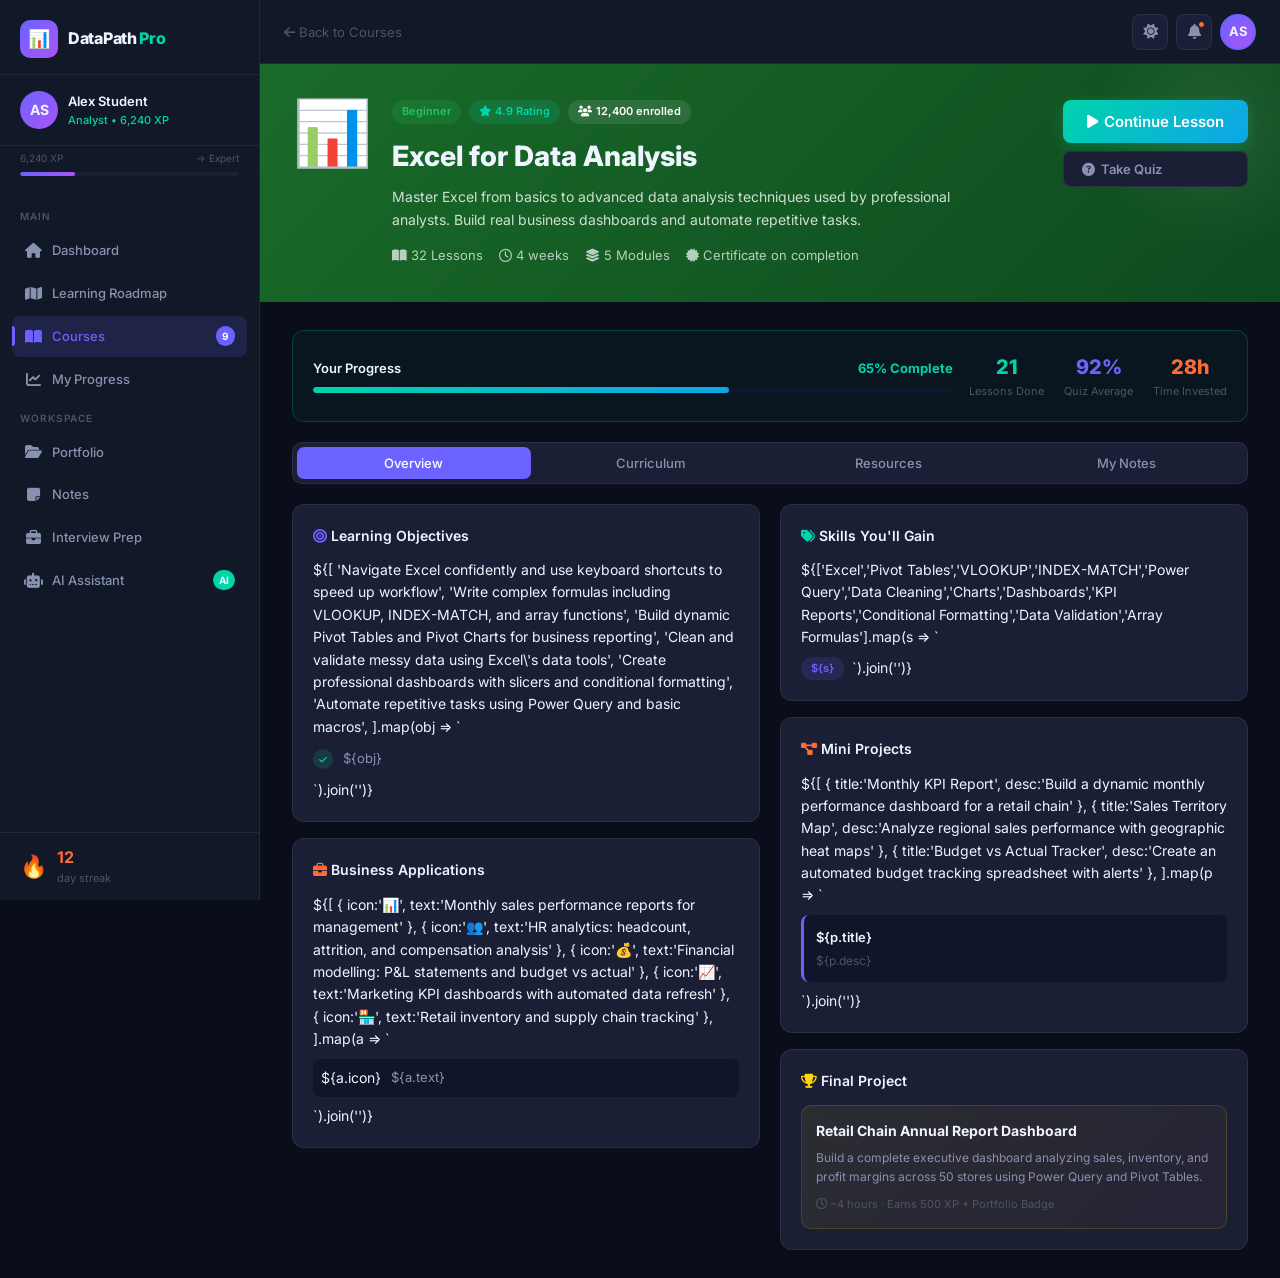
<file: course-detail.html>
<!DOCTYPE html>
<html lang="en">
<head>
  <meta charset="UTF-8">
  <meta name="viewport" content="width=device-width, initial-scale=1.0">
  <title>DataPath Pro — Course</title>
  <link rel="stylesheet" href="css/main.css">
  <link rel="stylesheet" href="https://cdnjs.cloudflare.com/ajax/libs/font-awesome/6.5.0/css/all.min.css">
</head>
<body>
<div class="app-layout">
  <aside class="sidebar">
    <div class="sidebar-logo"><div class="logo-icon">📊</div><div class="logo-text">DataPath <span>Pro</span></div></div>
    <div class="sidebar-user"><div class="user-avatar">AS</div><div class="user-info"><div class="user-name">Alex Student</div><div class="user-level">Analyst • 6,240 XP</div></div></div>
    <div class="sidebar-xp"><div class="xp-label"><span class="xp-current">6,240 XP</span><span>→ Expert</span></div><div class="xp-bar-wrap"><div class="xp-bar-fill" style="width:25%"></div></div></div>
    <nav class="sidebar-nav">
      <div class="nav-section-label">Main</div>
      <a href="index.html" class="nav-item"><i class="fas fa-home"></i> Dashboard</a>
      <a href="roadmap.html" class="nav-item"><i class="fas fa-map"></i> Learning Roadmap</a>
      <a href="courses.html" class="nav-item active"><i class="fas fa-book-open"></i> Courses <span class="nav-badge">9</span></a>
      <a href="progress.html" class="nav-item"><i class="fas fa-chart-line"></i> My Progress</a>
      <div class="nav-section-label">Workspace</div>
      <a href="projects.html" class="nav-item"><i class="fas fa-folder-open"></i> Portfolio</a>
      <a href="notes.html" class="nav-item"><i class="fas fa-sticky-note"></i> Notes</a>
      <a href="interview.html" class="nav-item"><i class="fas fa-briefcase"></i> Interview Prep</a>
      <a href="assistant.html" class="nav-item"><i class="fas fa-robot"></i> AI Assistant <span class="nav-badge" style="background:var(--accent-teal)">AI</span></a>
    </nav>
    <div class="sidebar-streak"><div class="streak-icon">🔥</div><div class="streak-info"><div class="streak-count">12</div><div class="streak-label">day streak</div></div></div>
  </aside>
  <div class="sidebar-overlay"></div>

  <main class="main-content">
    <header class="topbar">
      <button class="menu-toggle"><i class="fas fa-bars"></i></button>
      <div class="topbar-title">
        <a href="courses.html" style="color:var(--text-muted);font-size:13px;font-weight:400"><i class="fas fa-arrow-left"></i> Back to Courses</a>
      </div>
      <div class="topbar-actions">
        <button class="icon-btn theme-toggle" onclick="toggleTheme()"><i class="fas fa-sun"></i></button>
        <button class="icon-btn" title="Notifications"><i class="fas fa-bell"></i><div class="notif-dot"></div></button>
        <div class="topbar-avatar">AS</div>
      </div>
    </header>

    <div class="page-content" style="padding:0">

      <!-- Course Hero Banner -->
      <div class="course-detail-bg" style="background:linear-gradient(135deg,#1a6b2a,#0d4a1e);padding:36px 32px;position:relative;overflow:hidden">
        <div style="position:absolute;top:-60px;right:-60px;width:250px;height:250px;background:radial-gradient(circle,rgba(255,255,255,0.08) 0%,transparent 70%);border-radius:50%"></div>
        <div style="position:relative;z-index:1;display:flex;align-items:flex-start;gap:20px;flex-wrap:wrap">
          <div class="course-detail-emoji" style="font-size:64px;line-height:1">📊</div>
          <div style="flex:1;min-width:240px">
            <div style="display:flex;gap:8px;margin-bottom:10px;flex-wrap:wrap">
              <span class="badge badge-green">Beginner</span>
              <span class="badge badge-teal"><i class="fas fa-star"></i> 4.9 Rating</span>
              <span class="badge" style="background:rgba(255,255,255,0.1);color:white"><i class="fas fa-users"></i> 12,400 enrolled</span>
            </div>
            <h1 class="course-detail-title" style="font-size:28px;font-weight:800;margin-bottom:8px">Excel for Data Analysis</h1>
            <p class="course-detail-desc" style="color:rgba(255,255,255,0.8);font-size:14px;max-width:600px;line-height:1.6">Master Excel from basics to advanced data analysis techniques used by professional analysts. Build real business dashboards and automate repetitive tasks.</p>
            <div style="display:flex;gap:16px;margin-top:14px;flex-wrap:wrap">
              <span style="color:rgba(255,255,255,0.7);font-size:13px"><i class="fas fa-book-open"></i> 32 Lessons</span>
              <span style="color:rgba(255,255,255,0.7);font-size:13px"><i class="far fa-clock"></i> 4 weeks</span>
              <span style="color:rgba(255,255,255,0.7);font-size:13px"><i class="fas fa-layer-group"></i> 5 Modules</span>
              <span style="color:rgba(255,255,255,0.7);font-size:13px"><i class="fas fa-certificate"></i> Certificate on completion</span>
            </div>
          </div>
          <div style="display:flex;flex-direction:column;gap:8px;flex-shrink:0">
            <button class="btn btn-teal btn-lg" onclick="addXP(50,'Lesson started')">
              <i class="fas fa-play"></i> Continue Lesson
            </button>
            <button class="btn btn-ghost" onclick="startQuiz('excel','Excel Assessment')">
              <i class="fas fa-question-circle"></i> Take Quiz
            </button>
          </div>
        </div>
      </div>

      <div style="padding:28px 32px">

        <!-- Progress Card -->
        <div class="card mb-20" style="border:1px solid rgba(0,212,170,0.2);background:rgba(0,212,170,0.04)">
          <div style="display:flex;align-items:center;gap:16px;flex-wrap:wrap">
            <div style="flex:1;min-width:180px">
              <div style="display:flex;justify-content:space-between;font-size:13px;margin-bottom:8px">
                <span class="font-semibold">Your Progress</span>
                <span style="color:var(--accent-teal);font-weight:700">65% Complete</span>
              </div>
              <div class="progress-bar">
                <div class="progress-fill teal" style="width:65%"></div>
              </div>
            </div>
            <div style="display:flex;gap:20px;flex-shrink:0">
              <div style="text-align:center">
                <div style="font-size:20px;font-weight:800;color:var(--accent-teal)">21</div>
                <div class="text-xs text-muted">Lessons Done</div>
              </div>
              <div style="text-align:center">
                <div style="font-size:20px;font-weight:800;color:var(--accent-purple)">92%</div>
                <div class="text-xs text-muted">Quiz Average</div>
              </div>
              <div style="text-align:center">
                <div style="font-size:20px;font-weight:800;color:var(--accent-orange)">28h</div>
                <div class="text-xs text-muted">Time Invested</div>
              </div>
            </div>
          </div>
        </div>

        <!-- Tabs -->
        <div data-tab-group="course">
          <div class="tabs">
            <button class="tab-btn active" data-tab="overview">Overview</button>
            <button class="tab-btn" data-tab="curriculum">Curriculum</button>
            <button class="tab-btn" data-tab="resources">Resources</button>
            <button class="tab-btn" data-tab="notes">My Notes</button>
          </div>

          <!-- Overview Tab -->
          <div class="tab-content active" data-tab-content="overview">
            <div class="grid-2" style="gap:20px;align-items:start">
              <div>
                <div class="card mb-16">
                  <div class="card-title mb-12"><i class="fas fa-bullseye" style="color:var(--accent-purple)"></i> Learning Objectives</div>
                  <div style="display:flex;flex-direction:column;gap:10px">
                    ${[
                      'Navigate Excel confidently and use keyboard shortcuts to speed up workflow',
                      'Write complex formulas including VLOOKUP, INDEX-MATCH, and array functions',
                      'Build dynamic Pivot Tables and Pivot Charts for business reporting',
                      'Clean and validate messy data using Excel\'s data tools',
                      'Create professional dashboards with slicers and conditional formatting',
                      'Automate repetitive tasks using Power Query and basic macros',
                    ].map(obj => `
                      <div style="display:flex;align-items:flex-start;gap:10px">
                        <div style="width:20px;height:20px;background:rgba(0,212,170,0.15);border-radius:50%;display:flex;align-items:center;justify-content:center;flex-shrink:0;margin-top:1px">
                          <i class="fas fa-check" style="font-size:9px;color:var(--accent-teal)"></i>
                        </div>
                        <span style="font-size:13px;color:var(--text-secondary)">${obj}</span>
                      </div>
                    `).join('')}
                  </div>
                </div>

                <div class="card mb-16">
                  <div class="card-title mb-12"><i class="fas fa-briefcase" style="color:var(--accent-orange)"></i> Business Applications</div>
                  <div style="display:flex;flex-direction:column;gap:8px">
                    ${[
                      { icon:'📊', text:'Monthly sales performance reports for management' },
                      { icon:'👥', text:'HR analytics: headcount, attrition, and compensation analysis' },
                      { icon:'💰', text:'Financial modelling: P&L statements and budget vs actual' },
                      { icon:'📈', text:'Marketing KPI dashboards with automated data refresh' },
                      { icon:'🏪', text:'Retail inventory and supply chain tracking' },
                    ].map(a => `
                      <div style="display:flex;align-items:center;gap:10px;padding:8px;background:var(--bg-input);border-radius:8px">
                        <span>${a.icon}</span>
                        <span style="font-size:13px;color:var(--text-secondary)">${a.text}</span>
                      </div>
                    `).join('')}
                  </div>
                </div>
              </div>

              <div>
                <div class="card mb-16">
                  <div class="card-title mb-12"><i class="fas fa-tags" style="color:var(--accent-teal)"></i> Skills You'll Gain</div>
                  <div style="display:flex;flex-wrap:wrap;gap:8px">
                    ${['Excel','Pivot Tables','VLOOKUP','INDEX-MATCH','Power Query','Data Cleaning','Charts','Dashboards','KPI Reports','Conditional Formatting','Data Validation','Array Formulas'].map(s => `
                      <span class="badge badge-purple">${s}</span>
                    `).join('')}
                  </div>
                </div>

                <div class="card mb-16">
                  <div class="card-title mb-12"><i class="fas fa-project-diagram" style="color:var(--accent-orange)"></i> Mini Projects</div>
                  <div style="display:flex;flex-direction:column;gap:8px">
                    ${[
                      { title:'Monthly KPI Report', desc:'Build a dynamic monthly performance dashboard for a retail chain' },
                      { title:'Sales Territory Map', desc:'Analyze regional sales performance with geographic heat maps' },
                      { title:'Budget vs Actual Tracker', desc:'Create an automated budget tracking spreadsheet with alerts' },
                    ].map(p => `
                      <div style="padding:12px;background:var(--bg-input);border-radius:8px;border-left:3px solid var(--accent-purple)">
                        <div style="font-size:13px;font-weight:600;margin-bottom:3px">${p.title}</div>
                        <div style="font-size:12px;color:var(--text-muted)">${p.desc}</div>
                      </div>
                    `).join('')}
                  </div>
                </div>

                <div class="card">
                  <div class="card-title mb-12"><i class="fas fa-trophy" style="color:var(--accent-yellow)"></i> Final Project</div>
                  <div style="background:linear-gradient(135deg,rgba(255,214,10,0.08),rgba(255,107,53,0.05));border:1px solid rgba(255,214,10,0.15);border-radius:10px;padding:14px">
                    <div style="font-size:14px;font-weight:700;margin-bottom:6px">Retail Chain Annual Report Dashboard</div>
                    <div style="font-size:12px;color:var(--text-secondary);margin-bottom:10px">Build a complete executive dashboard analyzing sales, inventory, and profit margins across 50 stores using Power Query and Pivot Tables.</div>
                    <div style="font-size:11px;color:var(--text-muted)"><i class="far fa-clock"></i> ~4 hours · Earns 500 XP + Portfolio Badge</div>
                  </div>
                </div>
              </div>
            </div>
          </div>

          <!-- Curriculum Tab -->
          <div class="tab-content" data-tab-content="curriculum">
            <div id="curriculumList"></div>
          </div>

          <!-- Resources Tab -->
          <div class="tab-content" data-tab-content="resources">
            <div class="grid-2" style="gap:16px">
              <div class="card">
                <div class="card-title mb-12"><i class="fas fa-file-pdf" style="color:var(--accent-orange)"></i> Downloads</div>
                ${[
                  { name:'Excel Formula Cheat Sheet', size:'2.1 MB', type:'PDF' },
                  { name:'Pivot Table Quick Guide', size:'1.4 MB', type:'PDF' },
                  { name:'Practice Datasets (5 files)', size:'8.2 MB', type:'ZIP' },
                  { name:'Excel Keyboard Shortcuts', size:'0.8 MB', type:'PDF' },
                ].map(f => `
                  <div style="display:flex;align-items:center;gap:10px;padding:10px;background:var(--bg-input);border-radius:8px;margin-bottom:6px">
                    <i class="fas fa-file-${f.type==='PDF'?'pdf':'archive'}" style="color:${f.type==='PDF'?'var(--accent-orange)':'var(--accent-purple)'}"></i>
                    <div style="flex:1"><div style="font-size:13px">${f.name}</div><div style="font-size:11px;color:var(--text-muted)">${f.size} · ${f.type}</div></div>
                    <button class="btn btn-ghost btn-sm" onclick="addXP(5,'Resource downloaded')"><i class="fas fa-download"></i></button>
                  </div>
                `).join('')}
              </div>
              <div class="card">
                <div class="card-title mb-12"><i class="fas fa-external-link-alt" style="color:var(--accent-teal)"></i> Recommended Reading</div>
                ${[
                  { title:'Excel Campus Blog', url:'excelcampus.com', desc:'Advanced Excel tutorials and formulas' },
                  { title:'Chandoo.org', url:'chandoo.org', desc:'Excel & data visualization mastery' },
                  { title:'Microsoft Excel Documentation', url:'support.microsoft.com', desc:'Official Excel function reference' },
                  { title:'Mr. Excel Forum', url:'mrexcel.com', desc:'Community Q&A for Excel problems' },
                ].map(r => `
                  <div style="display:flex;align-items:center;gap:10px;padding:10px;background:var(--bg-input);border-radius:8px;margin-bottom:6px">
                    <div style="width:32px;height:32px;background:rgba(0,212,170,0.15);border-radius:8px;display:flex;align-items:center;justify-content:center"><i class="fas fa-globe" style="color:var(--accent-teal);font-size:14px"></i></div>
                    <div style="flex:1"><div style="font-size:13px;font-weight:600">${r.title}</div><div style="font-size:11px;color:var(--text-muted)">${r.desc}</div></div>
                    <i class="fas fa-external-link-alt" style="color:var(--text-muted);font-size:12px"></i>
                  </div>
                `).join('')}
              </div>
            </div>
          </div>

          <!-- Notes Tab -->
          <div class="tab-content" data-tab-content="notes">
            <div style="background:var(--bg-card);border:1px solid var(--border);border-radius:var(--radius);padding:20px;min-height:300px">
              <div style="font-size:13px;color:var(--text-secondary);text-align:center;padding:40px">
                <div style="font-size:40px;margin-bottom:12px">📝</div>
                <div style="font-weight:600;margin-bottom:8px">Course Notes</div>
                <div style="margin-bottom:16px">Take notes as you learn. Your notes are saved automatically.</div>
                <a href="notes.html" class="btn btn-primary btn-sm"><i class="fas fa-sticky-note"></i> Open Full Notes Editor</a>
              </div>
            </div>
          </div>
        </div>

      </div>
    </div>
  </main>
</div>

<!-- Quiz Modal -->
<div class="modal-overlay" id="quizModal">
  <div class="modal">
    <div class="modal-header">
      <div><div id="quizTitle" style="font-size:16px;font-weight:700">Knowledge Check</div><div style="display:flex;gap:12px;margin-top:4px"><span id="quizCounter" class="text-xs text-muted">Question 1 of 10</span><span id="quizScore" class="text-xs text-muted">Score: 0/0</span></div></div>
      <div style="display:flex;align-items:center;gap:10px"><div id="quizTimer" class="quiz-timer">0:30</div><button onclick="closeModal('quizModal')" style="color:var(--text-muted);font-size:20px;background:none;border:none;cursor:pointer">×</button></div>
    </div>
    <div class="modal-body" id="quizBody"><div class="quiz-progress-bar"><div class="quiz-progress-fill" id="quizProgress" style="width:0%"></div></div><div id="quizQuestion" class="quiz-question">Loading...</div><div id="quizOptions" class="quiz-options"></div></div>
    <div class="modal-footer" id="quizFooter"><button class="btn btn-ghost" onclick="closeModal('quizModal')">Exit</button><button class="btn btn-primary" id="quizNextBtn" onclick="nextQuestion()" disabled>Next →</button></div>
  </div>
</div>
<div class="toast-container"></div>
<script src="js/data.js"></script>
<script src="js/main.js"></script>
</body>
</html>
</file>
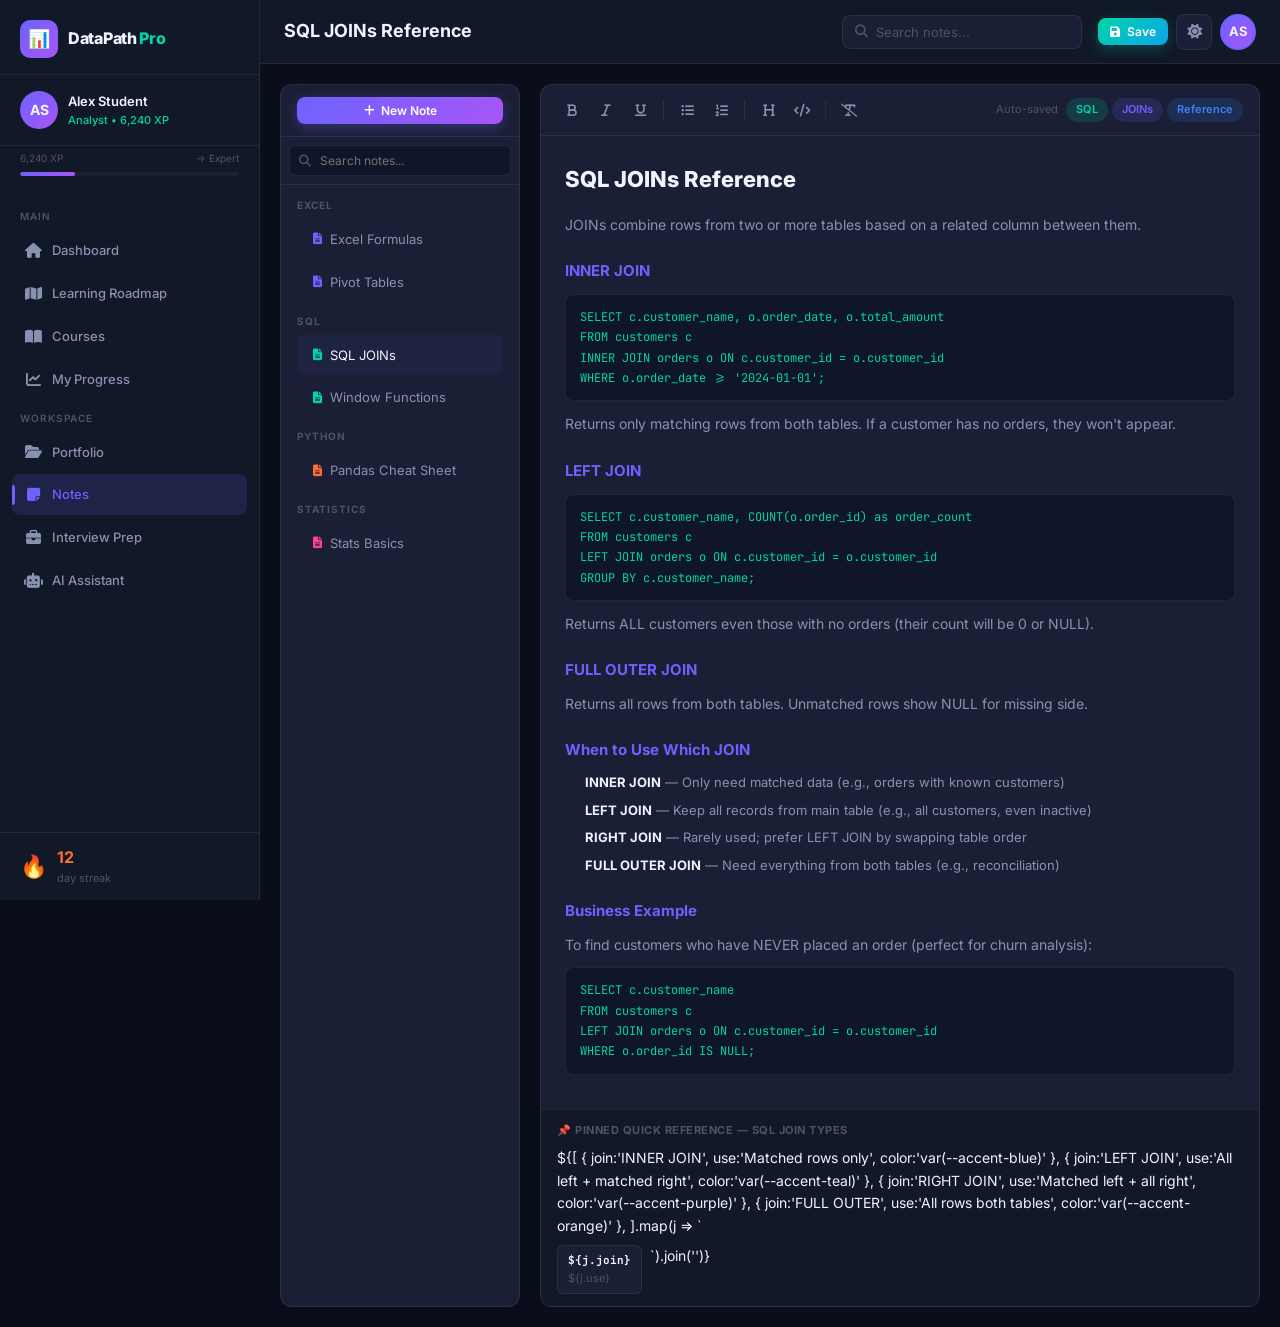
<file: notes.html>
<!DOCTYPE html>
<html lang="en">
<head>
  <meta charset="UTF-8">
  <meta name="viewport" content="width=device-width, initial-scale=1.0">
  <title>DataPath Pro — Notes</title>
  <link rel="stylesheet" href="css/main.css">
  <link rel="stylesheet" href="https://cdnjs.cloudflare.com/ajax/libs/font-awesome/6.5.0/css/all.min.css">
</head>
<body>
<div class="app-layout">
  <aside class="sidebar">
    <div class="sidebar-logo"><div class="logo-icon">📊</div><div class="logo-text">DataPath <span>Pro</span></div></div>
    <div class="sidebar-user"><div class="user-avatar">AS</div><div class="user-info"><div class="user-name">Alex Student</div><div class="user-level">Analyst • 6,240 XP</div></div></div>
    <div class="sidebar-xp"><div class="xp-label"><span class="xp-current">6,240 XP</span><span>→ Expert</span></div><div class="xp-bar-wrap"><div class="xp-bar-fill" style="width:25%"></div></div></div>
    <nav class="sidebar-nav">
      <div class="nav-section-label">Main</div>
      <a href="index.html" class="nav-item"><i class="fas fa-home"></i> Dashboard</a>
      <a href="roadmap.html" class="nav-item"><i class="fas fa-map"></i> Learning Roadmap</a>
      <a href="courses.html" class="nav-item"><i class="fas fa-book-open"></i> Courses</a>
      <a href="progress.html" class="nav-item"><i class="fas fa-chart-line"></i> My Progress</a>
      <div class="nav-section-label">Workspace</div>
      <a href="projects.html" class="nav-item"><i class="fas fa-folder-open"></i> Portfolio</a>
      <a href="notes.html" class="nav-item active"><i class="fas fa-sticky-note"></i> Notes</a>
      <a href="interview.html" class="nav-item"><i class="fas fa-briefcase"></i> Interview Prep</a>
      <a href="assistant.html" class="nav-item"><i class="fas fa-robot"></i> AI Assistant</a>
    </nav>
    <div class="sidebar-streak"><div class="streak-icon">🔥</div><div class="streak-info"><div class="streak-count">12</div><div class="streak-label">day streak</div></div></div>
  </aside>
  <div class="sidebar-overlay"></div>

  <main class="main-content">
    <header class="topbar">
      <button class="menu-toggle"><i class="fas fa-bars"></i></button>
      <div class="topbar-title" id="noteTitle">SQL JOINs Reference</div>
      <div class="topbar-search"><i class="fas fa-search"></i><input type="text" placeholder="Search notes..."></div>
      <div class="topbar-actions">
        <button class="btn btn-teal btn-sm" onclick="saveNote()"><i class="fas fa-save"></i> Save</button>
        <button class="icon-btn theme-toggle" onclick="toggleTheme()"><i class="fas fa-sun"></i></button>
        <div class="topbar-avatar">AS</div>
      </div>
    </header>

    <div style="padding:20px;flex:1;display:flex;flex-direction:column">
      <div class="notes-layout" style="flex:1">

        <!-- Notes Sidebar -->
        <div class="notes-sidebar">
          <div style="padding:12px 16px;border-bottom:1px solid var(--border)">
            <button class="btn btn-primary btn-sm w-full" style="justify-content:center" onclick="showToast('New Note','Note created!','success','📝')">
              <i class="fas fa-plus"></i> New Note
            </button>
          </div>
          <div style="padding:8px 8px;border-bottom:1px solid var(--border)">
            <div style="position:relative">
              <i class="fas fa-search" style="position:absolute;left:10px;top:50%;transform:translateY(-50%);color:var(--text-muted);font-size:12px"></i>
              <input type="text" placeholder="Search notes..." style="width:100%;background:var(--bg-input);border:1px solid var(--border);border-radius:6px;padding:7px 12px 7px 30px;color:var(--text-primary);font-size:12px;outline:none">
            </div>
          </div>
          <div style="padding:4px 8px">
            <div style="font-size:10px;font-weight:700;text-transform:uppercase;letter-spacing:1px;color:var(--text-muted);padding:8px 8px 4px">Excel</div>
            <div class="notes-tree-item" data-note="excel-formulas" data-default="<h2>Excel Formula Reference</h2><h3>VLOOKUP</h3><p><code>=VLOOKUP(lookup_value, table_array, col_index_num, FALSE)</code></p><p>Used to find data in a table by searching for a matching value in the first column.</p><h3>INDEX-MATCH</h3><p><code>=INDEX(return_range, MATCH(lookup_value, lookup_range, 0))</code></p><p>More powerful than VLOOKUP — can look left, faster on large datasets.</p><h3>SUMIF</h3><p><code>=SUMIF(range, criteria, sum_range)</code></p><p>Sums values that meet a specific condition.</p>">
              <i class="fas fa-file-alt" style="font-size:12px;color:var(--accent-purple)"></i> Excel Formulas
            </div>
            <div class="notes-tree-item" data-note="pivot-tables" data-default="<h2>Pivot Table Notes</h2><p>Pivot tables are Excel's most powerful feature for summarizing large datasets.</p><h3>Steps to Create</h3><ol><li>Select your data range</li><li>Insert → PivotTable</li><li>Drag fields to Rows, Columns, Values areas</li><li>Add Slicers for interactivity</li></ol><h3>Key Tips</h3><ul><li>Always format source data as a Table (Ctrl+T)</li><li>Use 'Value Field Settings' to change aggregation</li><li>Refresh with right-click → Refresh</li></ul>">
              <i class="fas fa-file-alt" style="font-size:12px;color:var(--accent-purple)"></i> Pivot Tables
            </div>
            <div style="font-size:10px;font-weight:700;text-transform:uppercase;letter-spacing:1px;color:var(--text-muted);padding:8px 8px 4px">SQL</div>
            <div class="notes-tree-item active" data-note="sql-joins" data-default="<h2>SQL JOINs Reference</h2><p>JOINs combine rows from two or more tables based on a related column.</p><h3>INNER JOIN</h3><pre>SELECT c.name, o.order_date\nFROM customers c\nINNER JOIN orders o ON c.id = o.customer_id;</pre><p>Returns only matching rows from both tables.</p><h3>LEFT JOIN</h3><pre>SELECT c.name, o.order_id\nFROM customers c\nLEFT JOIN orders o ON c.id = o.customer_id;</pre><p>Returns ALL customers even if they have no orders (NULLs for unmatched).</p><h3>When to Use Which</h3><ul><li>INNER JOIN → When you only need matched data</li><li>LEFT JOIN → When you need all records from the main table</li><li>FULL OUTER JOIN → When you need everything from both tables</li></ul>">
              <i class="fas fa-file-alt" style="font-size:12px;color:var(--accent-teal)"></i> SQL JOINs
            </div>
            <div class="notes-tree-item" data-note="sql-window" data-default="<h2>Window Functions</h2><p>Window functions perform calculations across a set of rows related to the current row.</p><h3>ROW_NUMBER()</h3><pre>SELECT name, sales,\n  ROW_NUMBER() OVER (PARTITION BY region ORDER BY sales DESC) as rank\nFROM sales_data;</pre><h3>Running Total</h3><pre>SELECT date, amount,\n  SUM(amount) OVER (ORDER BY date) as running_total\nFROM transactions;</pre>">
              <i class="fas fa-file-alt" style="font-size:12px;color:var(--accent-teal)"></i> Window Functions
            </div>
            <div style="font-size:10px;font-weight:700;text-transform:uppercase;letter-spacing:1px;color:var(--text-muted);padding:8px 8px 4px">Python</div>
            <div class="notes-tree-item" data-note="pandas-cheat" data-default="<h2>Pandas Cheat Sheet</h2><h3>Load Data</h3><pre>df = pd.read_csv('file.csv')</pre><h3>Explore</h3><pre>df.head()      # First 5 rows\ndf.shape       # (rows, cols)\ndf.info()      # Types + nulls\ndf.describe()  # Stats</pre><h3>Filter</h3><pre>df[df['col'] > 100]         # Rows where col > 100\ndf[df['name']=='Alice']    # Exact match\ndf.loc[0:5, 'Revenue']     # Label slicing</pre><h3>Groupby</h3><pre>df.groupby('Region')['Sales'].sum()\ndf.groupby(['Region','Product']).agg({'Sales':'sum','Units':'mean'})</pre>">
              <i class="fas fa-file-alt" style="font-size:12px;color:var(--accent-orange)"></i> Pandas Cheat Sheet
            </div>
            <div style="font-size:10px;font-weight:700;text-transform:uppercase;letter-spacing:1px;color:var(--text-muted);padding:8px 8px 4px">Statistics</div>
            <div class="notes-tree-item" data-note="stats-basics" data-default="<h2>Statistics Fundamentals</h2><h3>Measures of Center</h3><ul><li><strong>Mean</strong>: Arithmetic average. Sensitive to outliers. Best for normal distributions.</li><li><strong>Median</strong>: Middle value. Robust to outliers. Best for skewed distributions.</li><li><strong>Mode</strong>: Most frequent. Best for categorical data.</li></ul><h3>Hypothesis Testing</h3><p><strong>Null Hypothesis (H₀)</strong>: No effect or difference exists.</p><p><strong>Alternative Hypothesis (H₁)</strong>: An effect or difference exists.</p><p><strong>p-value &lt; 0.05</strong>: Reject the null hypothesis (statistically significant).</p><h3>A/B Test Example</h3><p>Control: 12% conversion. Treatment: 14.8% conversion. p = 0.023 → significant!</p>">
              <i class="fas fa-file-alt" style="font-size:12px;color:var(--accent-pink)"></i> Stats Basics
            </div>
          </div>
        </div>

        <!-- Editor -->
        <div class="notes-editor">
          <div class="notes-toolbar">
            <button class="toolbar-btn" data-cmd="bold" title="Bold"><i class="fas fa-bold"></i></button>
            <button class="toolbar-btn" data-cmd="italic" title="Italic"><i class="fas fa-italic"></i></button>
            <button class="toolbar-btn" data-cmd="underline" title="Underline"><i class="fas fa-underline"></i></button>
            <div class="toolbar-divider"></div>
            <button class="toolbar-btn" data-cmd="insertUnorderedList" title="Bullet List"><i class="fas fa-list-ul"></i></button>
            <button class="toolbar-btn" data-cmd="insertOrderedList" title="Numbered List"><i class="fas fa-list-ol"></i></button>
            <div class="toolbar-divider"></div>
            <button class="toolbar-btn" data-cmd="formatBlock" data-val="h2" title="Heading"><i class="fas fa-heading"></i></button>
            <button class="toolbar-btn" data-cmd="formatBlock" data-val="pre" title="Code Block"><i class="fas fa-code"></i></button>
            <div class="toolbar-divider"></div>
            <button class="toolbar-btn" onclick="document.execCommand('removeFormat')" title="Clear Formatting"><i class="fas fa-remove-format"></i></button>
            <div style="margin-left:auto;display:flex;gap:8px;align-items:center">
              <span style="font-size:11px;color:var(--text-muted)" id="saveStatus">Auto-saved</span>
              <div style="display:flex;gap:4px">
                <span class="badge badge-teal" style="cursor:pointer">SQL</span>
                <span class="badge badge-purple" style="cursor:pointer">JOINs</span>
                <span class="badge badge-blue" style="cursor:pointer">Reference</span>
              </div>
            </div>
          </div>

          <!-- Content Editable Editor -->
          <div class="notes-content" id="notesEditor" contenteditable="true" spellcheck="false">
            <h2>SQL JOINs Reference</h2>
            <p>JOINs combine rows from two or more tables based on a related column between them.</p>
            <h3>INNER JOIN</h3>
            <pre>SELECT c.customer_name, o.order_date, o.total_amount
FROM customers c
INNER JOIN orders o ON c.customer_id = o.customer_id
WHERE o.order_date >= '2024-01-01';</pre>
            <p>Returns only matching rows from both tables. If a customer has no orders, they won't appear.</p>
            <h3>LEFT JOIN</h3>
            <pre>SELECT c.customer_name, COUNT(o.order_id) as order_count
FROM customers c
LEFT JOIN orders o ON c.customer_id = o.customer_id
GROUP BY c.customer_name;</pre>
            <p>Returns ALL customers even those with no orders (their count will be 0 or NULL).</p>
            <h3>FULL OUTER JOIN</h3>
            <p>Returns all rows from both tables. Unmatched rows show NULL for missing side.</p>
            <h3>When to Use Which JOIN</h3>
            <ul>
              <li><strong>INNER JOIN</strong> — Only need matched data (e.g., orders with known customers)</li>
              <li><strong>LEFT JOIN</strong> — Keep all records from main table (e.g., all customers, even inactive)</li>
              <li><strong>RIGHT JOIN</strong> — Rarely used; prefer LEFT JOIN by swapping table order</li>
              <li><strong>FULL OUTER JOIN</strong> — Need everything from both tables (e.g., reconciliation)</li>
            </ul>
            <h3>Business Example</h3>
            <p>To find customers who have NEVER placed an order (perfect for churn analysis):</p>
            <pre>SELECT c.customer_name
FROM customers c
LEFT JOIN orders o ON c.customer_id = o.customer_id
WHERE o.order_id IS NULL;</pre>
          </div>

          <!-- Quick Reference Panel -->
          <div style="border-top:1px solid var(--border);padding:12px 16px;background:var(--bg-secondary)">
            <div style="font-size:11px;font-weight:700;text-transform:uppercase;letter-spacing:0.5px;color:var(--text-muted);margin-bottom:8px">📌 Pinned Quick Reference — SQL JOIN Types</div>
            <div style="display:flex;gap:8px;flex-wrap:wrap">
              ${[
                { join:'INNER JOIN', use:'Matched rows only', color:'var(--accent-blue)' },
                { join:'LEFT JOIN',  use:'All left + matched right', color:'var(--accent-teal)' },
                { join:'RIGHT JOIN', use:'Matched left + all right', color:'var(--accent-purple)' },
                { join:'FULL OUTER', use:'All rows both tables', color:'var(--accent-orange)' },
              ].map(j => `
                <div style="padding:6px 10px;background:var(--bg-card);border:1px solid var(--border);border-left:3px solid ${j.color};border-radius:6px;font-size:11px">
                  <div style="font-weight:700;font-family:'JetBrains Mono',monospace;color:${j.color}">${j.join}</div>
                  <div style="color:var(--text-muted)">${j.use}</div>
                </div>
              `).join('')}
            </div>
          </div>
        </div>

      </div>
    </div>
  </main>
</div>
<div class="toast-container"></div>
<script src="js/data.js"></script>
<script src="js/main.js"></script>
<script>
  function saveNote() {
    const editor = document.getElementById('notesEditor');
    const status = document.getElementById('saveStatus');
    const key = document.querySelector('.notes-tree-item.active')?.dataset.note || 'default';
    if (editor) {
      localStorage.setItem(`dp_note_${key}`, editor.innerHTML);
      status.textContent = 'Saved ✓';
      status.style.color = 'var(--accent-teal)';
      setTimeout(() => { status.textContent = 'Auto-saved'; status.style.color = ''; }, 2000);
    }
    addXP(5, 'Note saved');
  }

  // Add code block styling
  const style = document.createElement('style');
  style.textContent = `
    .notes-content h2 { font-size:22px;font-weight:800;margin:0 0 12px;color:var(--text-primary); }
    .notes-content h3 { font-size:15px;font-weight:700;margin:20px 0 8px;color:var(--accent-purple); }
    .notes-content pre { background:var(--bg-input);border:1px solid var(--border);border-radius:8px;padding:12px 14px;font-family:'JetBrains Mono',monospace;font-size:12px;line-height:1.7;margin:10px 0;overflow-x:auto;color:var(--accent-teal); }
    .notes-content p { margin:8px 0;color:var(--text-secondary); }
    .notes-content ul, .notes-content ol { padding-left:20px;color:var(--text-secondary); }
    .notes-content li { margin:4px 0;font-size:13px; }
    .notes-content strong { color:var(--text-primary); }
    .notes-content code { font-family:'JetBrains Mono',monospace;background:var(--bg-input);padding:1px 6px;border-radius:4px;font-size:12px; }
  `;
  document.head.appendChild(style);
</script>
</body>
</html>
</file>
<file: css/main.css>
/* ============================================================
   DataPath Pro — Main Stylesheet
   Premium Learning Platform for Data Analysts
   ============================================================ */

@import url('https://fonts.googleapis.com/css2?family=Inter:wght@300;400;500;600;700;800;900&family=JetBrains+Mono:wght@400;500;600&display=swap');

/* ─── CSS Variables ─────────────────────────────────────────── */
:root {
  --bg-primary:    #0a0e1a;
  --bg-secondary:  #111827;
  --bg-card:       #1a1f35;
  --bg-card-hover: #1e2440;
  --bg-input:      #0f1629;

  --border:        rgba(255,255,255,0.07);
  --border-active: rgba(108,99,255,0.5);

  --accent-purple: #6c63ff;
  --accent-teal:   #00d4aa;
  --accent-orange: #ff6b35;
  --accent-pink:   #ff3d9a;
  --accent-yellow: #ffd60a;
  --accent-blue:   #3b82f6;

  --text-primary:   #f0f4ff;
  --text-secondary: #8892b0;
  --text-muted:     #4a5568;

  --gradient-purple: linear-gradient(135deg, #6c63ff, #a855f7);
  --gradient-teal:   linear-gradient(135deg, #00d4aa, #0ea5e9);
  --gradient-orange: linear-gradient(135deg, #ff6b35, #f59e0b);
  --gradient-pink:   linear-gradient(135deg, #ff3d9a, #ec4899);
  --gradient-card:   linear-gradient(135deg, rgba(108,99,255,0.15), rgba(0,212,170,0.05));

  --shadow-card: 0 4px 24px rgba(0,0,0,0.4);
  --shadow-glow: 0 0 30px rgba(108,99,255,0.2);
  --shadow-teal: 0 0 30px rgba(0,212,170,0.15);

  --sidebar-w: 260px;
  --topbar-h:  64px;
  --radius:    12px;
  --radius-lg: 20px;

  --transition: all 0.2s cubic-bezier(0.4,0,0.2,1);
}

/* ─── Light Mode ─────────────────────────────────────────────── */
body.light-mode {
  --bg-primary:    #f0f4ff;
  --bg-secondary:  #ffffff;
  --bg-card:       #ffffff;
  --bg-card-hover: #f8faff;
  --bg-input:      #f0f4ff;
  --border:        rgba(0,0,0,0.08);
  --border-active: rgba(108,99,255,0.4);
  --text-primary:   #1a1f35;
  --text-secondary: #4a5568;
  --text-muted:     #9ca3af;
  --shadow-card: 0 4px 24px rgba(0,0,0,0.08);
}

/* ─── Reset & Base ───────────────────────────────────────────── */
*, *::before, *::after { box-sizing: border-box; margin: 0; padding: 0; }

html { scroll-behavior: smooth; }

body {
  font-family: 'Inter', sans-serif;
  background: var(--bg-primary);
  color: var(--text-primary);
  font-size: 14px;
  line-height: 1.6;
  overflow-x: hidden;
  transition: background 0.3s, color 0.3s;
}

a { color: inherit; text-decoration: none; }
ul { list-style: none; }
img { max-width: 100%; display: block; }
button { font-family: inherit; cursor: pointer; border: none; background: none; }
input, textarea, select { font-family: inherit; }

/* ─── Scrollbar ──────────────────────────────────────────────── */
::-webkit-scrollbar { width: 6px; height: 6px; }
::-webkit-scrollbar-track { background: var(--bg-secondary); }
::-webkit-scrollbar-thumb { background: var(--bg-card-hover); border-radius: 99px; }
::-webkit-scrollbar-thumb:hover { background: var(--accent-purple); }

/* ─── App Layout ─────────────────────────────────────────────── */
.app-layout {
  display: flex;
  min-height: 100vh;
}

/* ─── Sidebar ────────────────────────────────────────────────── */
.sidebar {
  width: var(--sidebar-w);
  background: var(--bg-secondary);
  border-right: 1px solid var(--border);
  display: flex;
  flex-direction: column;
  position: fixed;
  top: 0; left: 0; bottom: 0;
  z-index: 100;
  transition: var(--transition);
  overflow: hidden;
}

.sidebar-logo {
  padding: 20px 20px 16px;
  border-bottom: 1px solid var(--border);
  display: flex;
  align-items: center;
  gap: 10px;
}

.sidebar-logo .logo-icon {
  width: 38px; height: 38px;
  background: var(--gradient-purple);
  border-radius: 10px;
  display: flex; align-items: center; justify-content: center;
  font-size: 18px;
  flex-shrink: 0;
}

.sidebar-logo .logo-text {
  font-weight: 800;
  font-size: 16px;
  letter-spacing: -0.3px;
}

.sidebar-logo .logo-text span {
  color: var(--accent-teal);
}

.sidebar-user {
  padding: 16px 20px;
  border-bottom: 1px solid var(--border);
  display: flex;
  align-items: center;
  gap: 10px;
}

.user-avatar {
  width: 38px; height: 38px;
  background: var(--gradient-purple);
  border-radius: 50%;
  display: flex; align-items: center; justify-content: center;
  font-weight: 700;
  font-size: 14px;
  flex-shrink: 0;
}

.user-info .user-name {
  font-weight: 600;
  font-size: 13px;
}

.user-info .user-level {
  font-size: 11px;
  color: var(--accent-teal);
  font-weight: 500;
}

.sidebar-xp {
  padding: 4px 20px 12px;
}

.xp-bar-wrap {
  background: var(--bg-card);
  border-radius: 99px;
  height: 4px;
  overflow: hidden;
  margin-top: 6px;
}

.xp-bar-fill {
  height: 100%;
  background: var(--gradient-purple);
  border-radius: 99px;
  transition: width 0.5s ease;
}

.xp-label {
  display: flex;
  justify-content: space-between;
  font-size: 10px;
  color: var(--text-muted);
}

.sidebar-nav {
  flex: 1;
  overflow-y: auto;
  padding: 12px 12px;
  display: flex;
  flex-direction: column;
  gap: 2px;
}

.nav-section-label {
  font-size: 10px;
  font-weight: 600;
  text-transform: uppercase;
  letter-spacing: 1px;
  color: var(--text-muted);
  padding: 8px 8px 4px;
}

.nav-item {
  display: flex;
  align-items: center;
  gap: 10px;
  padding: 10px 12px;
  border-radius: 8px;
  color: var(--text-secondary);
  font-size: 13px;
  font-weight: 500;
  transition: var(--transition);
  position: relative;
  cursor: pointer;
}

.nav-item:hover {
  background: var(--bg-card);
  color: var(--text-primary);
}

.nav-item.active {
  background: rgba(108,99,255,0.15);
  color: var(--accent-purple);
}

.nav-item.active::before {
  content: '';
  position: absolute;
  left: 0; top: 50%;
  transform: translateY(-50%);
  width: 3px; height: 20px;
  background: var(--accent-purple);
  border-radius: 0 3px 3px 0;
}

.nav-item i {
  width: 18px;
  text-align: center;
  font-size: 15px;
}

.nav-badge {
  margin-left: auto;
  background: var(--accent-purple);
  color: white;
  font-size: 10px;
  font-weight: 700;
  padding: 2px 6px;
  border-radius: 99px;
  min-width: 18px;
  text-align: center;
}

.sidebar-streak {
  padding: 12px 20px;
  border-top: 1px solid var(--border);
  display: flex;
  align-items: center;
  gap: 10px;
}

.streak-icon {
  font-size: 22px;
}

.streak-info .streak-count {
  font-size: 16px;
  font-weight: 700;
  color: var(--accent-orange);
}

.streak-info .streak-label {
  font-size: 11px;
  color: var(--text-muted);
}

/* ─── Main Content ───────────────────────────────────────────── */
.main-content {
  margin-left: var(--sidebar-w);
  flex: 1;
  display: flex;
  flex-direction: column;
  min-height: 100vh;
}

/* ─── Topbar ─────────────────────────────────────────────────── */
.topbar {
  height: var(--topbar-h);
  background: var(--bg-secondary);
  border-bottom: 1px solid var(--border);
  display: flex;
  align-items: center;
  padding: 0 24px;
  gap: 16px;
  position: sticky;
  top: 0;
  z-index: 90;
  backdrop-filter: blur(10px);
}

.topbar-title {
  font-size: 18px;
  font-weight: 700;
  flex: 1;
}

.topbar-title span {
  color: var(--text-secondary);
  font-weight: 400;
  font-size: 14px;
  margin-left: 8px;
}

.topbar-search {
  display: flex;
  align-items: center;
  background: var(--bg-card);
  border: 1px solid var(--border);
  border-radius: 8px;
  padding: 0 12px;
  gap: 8px;
  width: 240px;
  transition: var(--transition);
}

.topbar-search:focus-within {
  border-color: var(--border-active);
  box-shadow: 0 0 0 3px rgba(108,99,255,0.1);
}

.topbar-search i {
  color: var(--text-muted);
  font-size: 13px;
}

.topbar-search input {
  background: none;
  border: none;
  outline: none;
  color: var(--text-primary);
  font-size: 13px;
  padding: 8px 0;
  width: 100%;
}

.topbar-search input::placeholder { color: var(--text-muted); }

.topbar-actions {
  display: flex;
  align-items: center;
  gap: 8px;
}

.icon-btn {
  width: 36px; height: 36px;
  border-radius: 8px;
  background: var(--bg-card);
  border: 1px solid var(--border);
  display: flex; align-items: center; justify-content: center;
  color: var(--text-secondary);
  font-size: 15px;
  transition: var(--transition);
  position: relative;
}

.icon-btn:hover {
  background: var(--bg-card-hover);
  color: var(--text-primary);
  border-color: var(--border-active);
}

.notif-dot {
  position: absolute;
  top: 6px; right: 6px;
  width: 7px; height: 7px;
  background: var(--accent-orange);
  border-radius: 50%;
  border: 1.5px solid var(--bg-secondary);
}

.topbar-avatar {
  width: 36px; height: 36px;
  background: var(--gradient-purple);
  border-radius: 50%;
  display: flex; align-items: center; justify-content: center;
  font-weight: 700;
  font-size: 13px;
  cursor: pointer;
  border: 2px solid var(--accent-purple);
}

/* ─── Page Content ───────────────────────────────────────────── */
.page-content {
  flex: 1;
  padding: 28px 28px;
  max-width: 1400px;
  width: 100%;
}

/* ─── Grid Layouts ───────────────────────────────────────────── */
.grid-2 { display: grid; grid-template-columns: 1fr 1fr; gap: 20px; }
.grid-3 { display: grid; grid-template-columns: repeat(3,1fr); gap: 20px; }
.grid-4 { display: grid; grid-template-columns: repeat(4,1fr); gap: 20px; }
.grid-auto { display: grid; grid-template-columns: repeat(auto-fill,minmax(280px,1fr)); gap: 20px; }

/* ─── Card ───────────────────────────────────────────────────── */
.card {
  background: var(--bg-card);
  border: 1px solid var(--border);
  border-radius: var(--radius);
  padding: 20px;
  transition: var(--transition);
}

.card:hover {
  border-color: var(--border-active);
  transform: translateY(-1px);
  box-shadow: var(--shadow-card);
}

.card-header {
  display: flex;
  align-items: center;
  justify-content: space-between;
  margin-bottom: 16px;
}

.card-title {
  font-size: 14px;
  font-weight: 600;
  color: var(--text-primary);
}

.card-subtitle {
  font-size: 12px;
  color: var(--text-muted);
  margin-top: 2px;
}

/* ─── Stats Cards ────────────────────────────────────────────── */
.stat-card {
  background: var(--bg-card);
  border: 1px solid var(--border);
  border-radius: var(--radius);
  padding: 20px;
  display: flex;
  align-items: flex-start;
  gap: 14px;
  transition: var(--transition);
  position: relative;
  overflow: hidden;
}

.stat-card::before {
  content: '';
  position: absolute;
  top: 0; right: 0;
  width: 80px; height: 80px;
  border-radius: 50%;
  opacity: 0.06;
  transform: translate(20px, -20px);
}

.stat-card.purple::before { background: var(--accent-purple); }
.stat-card.teal::before   { background: var(--accent-teal); }
.stat-card.orange::before { background: var(--accent-orange); }
.stat-card.pink::before   { background: var(--accent-pink); }

.stat-card:hover {
  transform: translateY(-2px);
  box-shadow: var(--shadow-card);
}

.stat-icon {
  width: 44px; height: 44px;
  border-radius: 10px;
  display: flex; align-items: center; justify-content: center;
  font-size: 18px;
  flex-shrink: 0;
}

.stat-icon.purple { background: rgba(108,99,255,0.15); color: var(--accent-purple); }
.stat-icon.teal   { background: rgba(0,212,170,0.15);  color: var(--accent-teal); }
.stat-icon.orange { background: rgba(255,107,53,0.15); color: var(--accent-orange); }
.stat-icon.pink   { background: rgba(255,61,154,0.15); color: var(--accent-pink); }
.stat-icon.yellow { background: rgba(255,214,10,0.15); color: var(--accent-yellow); }
.stat-icon.blue   { background: rgba(59,130,246,0.15); color: var(--accent-blue); }

.stat-info .stat-value {
  font-size: 24px;
  font-weight: 800;
  line-height: 1.1;
  letter-spacing: -0.5px;
}

.stat-info .stat-label {
  font-size: 12px;
  color: var(--text-secondary);
  margin-top: 2px;
}

.stat-info .stat-change {
  font-size: 11px;
  font-weight: 600;
  margin-top: 4px;
}

.stat-change.up   { color: var(--accent-teal); }
.stat-change.down { color: var(--accent-pink); }

/* ─── Progress Bar ───────────────────────────────────────────── */
.progress-bar {
  background: var(--bg-input);
  border-radius: 99px;
  height: 6px;
  overflow: hidden;
}

.progress-fill {
  height: 100%;
  border-radius: 99px;
  background: var(--gradient-purple);
  transition: width 0.5s ease;
}

.progress-fill.teal   { background: var(--gradient-teal); }
.progress-fill.orange { background: var(--gradient-orange); }

/* ─── Badges ─────────────────────────────────────────────────── */
.badge {
  display: inline-flex;
  align-items: center;
  gap: 4px;
  padding: 3px 10px;
  border-radius: 99px;
  font-size: 11px;
  font-weight: 600;
}

.badge-purple { background: rgba(108,99,255,0.15); color: var(--accent-purple); }
.badge-teal   { background: rgba(0,212,170,0.15);  color: var(--accent-teal); }
.badge-orange { background: rgba(255,107,53,0.15); color: var(--accent-orange); }
.badge-pink   { background: rgba(255,61,154,0.15); color: var(--accent-pink); }
.badge-yellow { background: rgba(255,214,10,0.15); color: var(--accent-yellow); }
.badge-blue   { background: rgba(59,130,246,0.15); color: var(--accent-blue); }
.badge-green  { background: rgba(34,197,94,0.15);  color: #22c55e; }
.badge-gray   { background: rgba(148,163,184,0.15); color: var(--text-secondary); }

/* ─── Buttons ────────────────────────────────────────────────── */
.btn {
  display: inline-flex;
  align-items: center;
  gap: 6px;
  padding: 9px 18px;
  border-radius: 8px;
  font-size: 13px;
  font-weight: 600;
  transition: var(--transition);
  cursor: pointer;
  border: none;
}

.btn-primary {
  background: var(--gradient-purple);
  color: white;
  box-shadow: 0 4px 14px rgba(108,99,255,0.3);
}

.btn-primary:hover {
  transform: translateY(-1px);
  box-shadow: 0 6px 20px rgba(108,99,255,0.4);
}

.btn-teal {
  background: var(--gradient-teal);
  color: white;
  box-shadow: 0 4px 14px rgba(0,212,170,0.25);
}

.btn-teal:hover {
  transform: translateY(-1px);
  box-shadow: 0 6px 20px rgba(0,212,170,0.35);
}

.btn-outline {
  background: transparent;
  border: 1px solid var(--border-active);
  color: var(--accent-purple);
}

.btn-outline:hover {
  background: rgba(108,99,255,0.08);
}

.btn-ghost {
  background: var(--bg-card);
  border: 1px solid var(--border);
  color: var(--text-secondary);
}

.btn-ghost:hover {
  background: var(--bg-card-hover);
  color: var(--text-primary);
  border-color: var(--border-active);
}

.btn-sm { padding: 6px 12px; font-size: 12px; }
.btn-lg { padding: 12px 24px; font-size: 15px; }

/* ─── Section Header ─────────────────────────────────────────── */
.section-header {
  display: flex;
  align-items: center;
  justify-content: space-between;
  margin-bottom: 20px;
}

.section-title {
  font-size: 18px;
  font-weight: 700;
}

.section-subtitle {
  font-size: 13px;
  color: var(--text-secondary);
  margin-top: 3px;
}

/* ─── Welcome Banner ─────────────────────────────────────────── */
.welcome-banner {
  background: linear-gradient(135deg, #1a1240 0%, #0d1f3c 50%, #0f2620 100%);
  border: 1px solid rgba(108,99,255,0.2);
  border-radius: var(--radius-lg);
  padding: 28px 32px;
  position: relative;
  overflow: hidden;
  margin-bottom: 28px;
}

.welcome-banner::before {
  content: '';
  position: absolute;
  top: -60px; right: -60px;
  width: 200px; height: 200px;
  background: radial-gradient(circle, rgba(108,99,255,0.2) 0%, transparent 70%);
  border-radius: 50%;
}

.welcome-banner::after {
  content: '';
  position: absolute;
  bottom: -40px; right: 200px;
  width: 150px; height: 150px;
  background: radial-gradient(circle, rgba(0,212,170,0.15) 0%, transparent 70%);
  border-radius: 50%;
}

.welcome-content {
  position: relative;
  z-index: 1;
  display: flex;
  align-items: center;
  justify-content: space-between;
  gap: 20px;
}

.welcome-text h1 {
  font-size: 26px;
  font-weight: 800;
  margin-bottom: 6px;
  letter-spacing: -0.5px;
}

.welcome-text h1 span {
  background: var(--gradient-teal);
  -webkit-background-clip: text;
  -webkit-text-fill-color: transparent;
  background-clip: text;
}

.welcome-text p {
  color: var(--text-secondary);
  font-size: 14px;
  max-width: 500px;
}

.welcome-stats {
  display: flex;
  gap: 24px;
  flex-shrink: 0;
}

.welcome-stat {
  text-align: center;
}

.welcome-stat .ws-value {
  font-size: 28px;
  font-weight: 800;
  letter-spacing: -1px;
  line-height: 1;
}

.welcome-stat .ws-label {
  font-size: 11px;
  color: var(--text-secondary);
  text-transform: uppercase;
  letter-spacing: 0.5px;
  margin-top: 4px;
}

.welcome-stat:nth-child(1) .ws-value { color: var(--accent-purple); }
.welcome-stat:nth-child(2) .ws-value { color: var(--accent-teal); }
.welcome-stat:nth-child(3) .ws-value { color: var(--accent-orange); }

/* ─── Course Cards ───────────────────────────────────────────── */
.course-card {
  background: var(--bg-card);
  border: 1px solid var(--border);
  border-radius: var(--radius);
  overflow: hidden;
  transition: var(--transition);
  display: flex;
  flex-direction: column;
}

.course-card:hover {
  transform: translateY(-3px);
  box-shadow: var(--shadow-card);
  border-color: var(--border-active);
}

.course-thumb {
  height: 140px;
  display: flex;
  align-items: center;
  justify-content: center;
  font-size: 48px;
  position: relative;
  overflow: hidden;
}

.course-thumb::after {
  content: '';
  position: absolute;
  inset: 0;
  background: linear-gradient(0deg, rgba(0,0,0,0.3) 0%, transparent 60%);
}

.course-body {
  padding: 16px;
  flex: 1;
  display: flex;
  flex-direction: column;
}

.course-meta {
  display: flex;
  align-items: center;
  gap: 8px;
  margin-bottom: 8px;
}

.course-title {
  font-size: 15px;
  font-weight: 700;
  margin-bottom: 6px;
  line-height: 1.3;
}

.course-desc {
  font-size: 12px;
  color: var(--text-secondary);
  line-height: 1.5;
  flex: 1;
  margin-bottom: 12px;
}

.course-footer {
  border-top: 1px solid var(--border);
  padding-top: 12px;
  display: flex;
  align-items: center;
  justify-content: space-between;
}

.course-info-pills {
  display: flex;
  gap: 8px;
  font-size: 11px;
  color: var(--text-secondary);
}

.course-info-pills span {
  display: flex;
  align-items: center;
  gap: 4px;
}

/* ─── Heatmap Calendar ───────────────────────────────────────── */
.heatmap-grid {
  display: grid;
  grid-template-columns: repeat(15, 1fr);
  gap: 3px;
}

.heatmap-cell {
  width: 100%;
  aspect-ratio: 1;
  border-radius: 3px;
  background: var(--bg-input);
  transition: var(--transition);
  cursor: pointer;
}

.heatmap-cell:hover { transform: scale(1.3); }
.heatmap-cell.level-1 { background: rgba(108,99,255,0.2); }
.heatmap-cell.level-2 { background: rgba(108,99,255,0.4); }
.heatmap-cell.level-3 { background: rgba(108,99,255,0.65); }
.heatmap-cell.level-4 { background: var(--accent-purple); }

/* ─── Roadmap ────────────────────────────────────────────────── */
.roadmap-container {
  position: relative;
  padding: 20px 0;
}

.roadmap-line {
  position: absolute;
  left: 28px;
  top: 0; bottom: 0;
  width: 2px;
  background: linear-gradient(180deg, var(--accent-purple), var(--accent-teal));
  opacity: 0.3;
}

.roadmap-item {
  display: flex;
  gap: 20px;
  margin-bottom: 24px;
  position: relative;
}

.roadmap-dot {
  width: 56px; height: 56px;
  border-radius: 50%;
  border: 3px solid var(--bg-card);
  display: flex; align-items: center; justify-content: center;
  font-size: 20px;
  flex-shrink: 0;
  position: relative;
  z-index: 1;
  transition: var(--transition);
}

.roadmap-dot.completed { background: var(--gradient-teal); box-shadow: var(--shadow-teal); }
.roadmap-dot.active    { background: var(--gradient-purple); box-shadow: var(--shadow-glow); animation: pulse 2s infinite; }
.roadmap-dot.locked    { background: var(--bg-card); border: 2px dashed var(--border); filter: grayscale(1); opacity: 0.5; }

@keyframes pulse {
  0%, 100% { box-shadow: 0 0 0 0 rgba(108,99,255,0.4); }
  50%       { box-shadow: 0 0 0 12px rgba(108,99,255,0); }
}

.roadmap-content {
  flex: 1;
  background: var(--bg-card);
  border: 1px solid var(--border);
  border-radius: var(--radius);
  padding: 16px 20px;
  transition: var(--transition);
}

.roadmap-content:hover {
  border-color: var(--border-active);
  transform: translateX(4px);
}

.roadmap-content.active {
  border-color: rgba(108,99,255,0.3);
  background: rgba(108,99,255,0.05);
}

.roadmap-header {
  display: flex;
  align-items: center;
  justify-content: space-between;
  margin-bottom: 8px;
}

.roadmap-phase {
  font-size: 11px;
  font-weight: 600;
  text-transform: uppercase;
  letter-spacing: 1px;
  color: var(--text-muted);
}

.roadmap-title {
  font-size: 15px;
  font-weight: 700;
}

.roadmap-meta {
  display: flex;
  gap: 12px;
  margin-top: 8px;
}

.roadmap-meta span {
  font-size: 12px;
  color: var(--text-secondary);
  display: flex;
  align-items: center;
  gap: 4px;
}

.roadmap-skills {
  display: flex;
  flex-wrap: wrap;
  gap: 6px;
  margin-top: 10px;
}

/* ─── Quiz Modal ─────────────────────────────────────────────── */
.modal-overlay {
  position: fixed;
  inset: 0;
  background: rgba(0,0,0,0.7);
  backdrop-filter: blur(6px);
  z-index: 1000;
  display: flex;
  align-items: center;
  justify-content: center;
  padding: 20px;
  opacity: 0;
  pointer-events: none;
  transition: opacity 0.2s;
}

.modal-overlay.active {
  opacity: 1;
  pointer-events: all;
}

.modal {
  background: var(--bg-card);
  border: 1px solid var(--border);
  border-radius: var(--radius-lg);
  width: 100%;
  max-width: 620px;
  max-height: 90vh;
  overflow-y: auto;
  transform: scale(0.95) translateY(10px);
  transition: transform 0.2s;
  box-shadow: 0 25px 60px rgba(0,0,0,0.5);
}

.modal-overlay.active .modal {
  transform: scale(1) translateY(0);
}

.modal-header {
  padding: 20px 24px;
  border-bottom: 1px solid var(--border);
  display: flex;
  align-items: center;
  justify-content: space-between;
}

.modal-body {
  padding: 24px;
}

.modal-footer {
  padding: 16px 24px;
  border-top: 1px solid var(--border);
  display: flex;
  justify-content: flex-end;
  gap: 10px;
}

/* ─── Quiz Styles ────────────────────────────────────────────── */
.quiz-progress-bar {
  height: 4px;
  background: var(--bg-input);
  border-radius: 99px;
  overflow: hidden;
  margin-bottom: 24px;
}

.quiz-progress-fill {
  height: 100%;
  background: var(--gradient-purple);
  border-radius: 99px;
  transition: width 0.3s ease;
}

.quiz-question {
  font-size: 16px;
  font-weight: 600;
  margin-bottom: 20px;
  line-height: 1.5;
}

.quiz-options {
  display: flex;
  flex-direction: column;
  gap: 10px;
}

.quiz-option {
  padding: 14px 16px;
  background: var(--bg-input);
  border: 2px solid var(--border);
  border-radius: 10px;
  cursor: pointer;
  font-size: 14px;
  transition: var(--transition);
  display: flex;
  align-items: center;
  gap: 12px;
}

.quiz-option:hover {
  border-color: var(--accent-purple);
  background: rgba(108,99,255,0.06);
}

.quiz-option.selected {
  border-color: var(--accent-purple);
  background: rgba(108,99,255,0.1);
}

.quiz-option.correct {
  border-color: var(--accent-teal);
  background: rgba(0,212,170,0.1);
}

.quiz-option.wrong {
  border-color: var(--accent-pink);
  background: rgba(255,61,154,0.1);
}

.option-letter {
  width: 28px; height: 28px;
  border-radius: 50%;
  background: var(--bg-card);
  display: flex; align-items: center; justify-content: center;
  font-size: 12px;
  font-weight: 700;
  flex-shrink: 0;
  border: 1px solid var(--border);
}

.quiz-timer {
  font-family: 'JetBrains Mono', monospace;
  font-size: 13px;
  color: var(--accent-teal);
  font-weight: 600;
}

/* ─── Chat Interface ─────────────────────────────────────────── */
.chat-container {
  display: flex;
  height: calc(100vh - var(--topbar-h) - 60px);
  background: var(--bg-card);
  border: 1px solid var(--border);
  border-radius: var(--radius-lg);
  overflow: hidden;
}

.chat-sidebar {
  width: 260px;
  border-right: 1px solid var(--border);
  display: flex;
  flex-direction: column;
  background: var(--bg-secondary);
}

.chat-sidebar-header {
  padding: 16px;
  border-bottom: 1px solid var(--border);
}

.chat-history {
  flex: 1;
  overflow-y: auto;
  padding: 8px;
}

.chat-history-item {
  padding: 10px 12px;
  border-radius: 8px;
  font-size: 12px;
  color: var(--text-secondary);
  cursor: pointer;
  transition: var(--transition);
  white-space: nowrap;
  overflow: hidden;
  text-overflow: ellipsis;
}

.chat-history-item:hover,
.chat-history-item.active {
  background: var(--bg-card);
  color: var(--text-primary);
}

.chat-main {
  flex: 1;
  display: flex;
  flex-direction: column;
}

.chat-messages {
  flex: 1;
  overflow-y: auto;
  padding: 20px;
  display: flex;
  flex-direction: column;
  gap: 16px;
}

.chat-msg {
  display: flex;
  gap: 10px;
  max-width: 85%;
}

.chat-msg.user {
  flex-direction: row-reverse;
  align-self: flex-end;
}

.chat-msg-avatar {
  width: 32px; height: 32px;
  border-radius: 50%;
  display: flex; align-items: center; justify-content: center;
  font-size: 14px;
  flex-shrink: 0;
}

.chat-msg.ai .chat-msg-avatar {
  background: var(--gradient-teal);
}

.chat-msg.user .chat-msg-avatar {
  background: var(--gradient-purple);
  font-size: 11px;
  font-weight: 700;
}

.chat-msg-bubble {
  padding: 12px 16px;
  border-radius: 14px;
  font-size: 13px;
  line-height: 1.6;
}

.chat-msg.ai .chat-msg-bubble {
  background: var(--bg-input);
  border: 1px solid var(--border);
  border-top-left-radius: 4px;
}

.chat-msg.user .chat-msg-bubble {
  background: var(--gradient-purple);
  color: white;
  border-top-right-radius: 4px;
}

.chat-msg-bubble code {
  font-family: 'JetBrains Mono', monospace;
  background: rgba(0,0,0,0.3);
  padding: 1px 6px;
  border-radius: 4px;
  font-size: 12px;
}

.chat-msg-bubble pre {
  background: var(--bg-primary);
  border: 1px solid var(--border);
  border-radius: 8px;
  padding: 12px;
  margin: 8px 0;
  overflow-x: auto;
}

.chat-msg-bubble pre code {
  background: none;
  padding: 0;
  font-size: 12px;
  color: var(--accent-teal);
}

.chat-input-area {
  padding: 16px;
  border-top: 1px solid var(--border);
}

.chat-suggestions {
  display: flex;
  flex-wrap: wrap;
  gap: 6px;
  margin-bottom: 10px;
}

.chat-suggestion-btn {
  padding: 6px 12px;
  background: var(--bg-input);
  border: 1px solid var(--border);
  border-radius: 99px;
  font-size: 11px;
  color: var(--text-secondary);
  cursor: pointer;
  transition: var(--transition);
}

.chat-suggestion-btn:hover {
  border-color: var(--accent-purple);
  color: var(--accent-purple);
  background: rgba(108,99,255,0.05);
}

.chat-input-row {
  display: flex;
  gap: 8px;
  align-items: flex-end;
}

.chat-textarea {
  flex: 1;
  background: var(--bg-input);
  border: 1px solid var(--border);
  border-radius: 10px;
  padding: 10px 14px;
  color: var(--text-primary);
  font-size: 13px;
  resize: none;
  outline: none;
  min-height: 42px;
  max-height: 160px;
  transition: var(--transition);
  line-height: 1.5;
}

.chat-textarea:focus {
  border-color: var(--border-active);
  box-shadow: 0 0 0 3px rgba(108,99,255,0.1);
}

/* ─── Notes Editor ───────────────────────────────────────────── */
.notes-layout {
  display: grid;
  grid-template-columns: 240px 1fr;
  gap: 20px;
  height: calc(100vh - var(--topbar-h) - 60px);
}

.notes-sidebar {
  background: var(--bg-card);
  border: 1px solid var(--border);
  border-radius: var(--radius);
  overflow-y: auto;
  display: flex;
  flex-direction: column;
}

.notes-tree-item {
  padding: 10px 16px;
  display: flex;
  align-items: center;
  gap: 8px;
  cursor: pointer;
  font-size: 13px;
  color: var(--text-secondary);
  transition: var(--transition);
  border-radius: 6px;
  margin: 2px 8px;
}

.notes-tree-item:hover,
.notes-tree-item.active {
  background: var(--bg-card-hover);
  color: var(--text-primary);
}

.notes-editor {
  background: var(--bg-card);
  border: 1px solid var(--border);
  border-radius: var(--radius);
  display: flex;
  flex-direction: column;
  overflow: hidden;
}

.notes-toolbar {
  padding: 10px 16px;
  border-bottom: 1px solid var(--border);
  display: flex;
  align-items: center;
  gap: 4px;
  flex-wrap: wrap;
}

.toolbar-btn {
  width: 30px; height: 30px;
  border-radius: 6px;
  display: flex; align-items: center; justify-content: center;
  font-size: 13px;
  color: var(--text-secondary);
  cursor: pointer;
  transition: var(--transition);
}

.toolbar-btn:hover {
  background: var(--bg-input);
  color: var(--text-primary);
}

.toolbar-divider {
  width: 1px;
  height: 20px;
  background: var(--border);
  margin: 0 4px;
}

.notes-content {
  flex: 1;
  padding: 24px;
  overflow-y: auto;
  outline: none;
  font-size: 14px;
  line-height: 1.8;
  color: var(--text-primary);
}

/* ─── Achievement Toast ──────────────────────────────────────── */
.toast-container {
  position: fixed;
  top: 80px;
  right: 20px;
  z-index: 2000;
  display: flex;
  flex-direction: column;
  gap: 10px;
  pointer-events: none;
}

.toast {
  background: var(--bg-card);
  border: 1px solid var(--border);
  border-radius: var(--radius);
  padding: 14px 16px;
  display: flex;
  align-items: center;
  gap: 12px;
  box-shadow: var(--shadow-card);
  min-width: 300px;
  pointer-events: all;
  animation: slideIn 0.3s ease;
}

.toast.success { border-left: 3px solid var(--accent-teal); }
.toast.achievement { border-left: 3px solid var(--accent-yellow); }
.toast.info { border-left: 3px solid var(--accent-purple); }

@keyframes slideIn {
  from { transform: translateX(120%); opacity: 0; }
  to   { transform: translateX(0);   opacity: 1; }
}

@keyframes slideOut {
  from { transform: translateX(0);   opacity: 1; }
  to   { transform: translateX(120%); opacity: 0; }
}

.toast-icon {
  font-size: 20px;
}

.toast-body .toast-title {
  font-size: 13px;
  font-weight: 600;
}

.toast-body .toast-msg {
  font-size: 12px;
  color: var(--text-secondary);
}

/* ─── Skill Badges ───────────────────────────────────────────── */
.achievement-grid {
  display: grid;
  grid-template-columns: repeat(auto-fill, minmax(120px, 1fr));
  gap: 12px;
}

.achievement-item {
  background: var(--bg-card);
  border: 1px solid var(--border);
  border-radius: var(--radius);
  padding: 16px;
  text-align: center;
  transition: var(--transition);
}

.achievement-item.earned {
  border-color: rgba(255,214,10,0.3);
  background: rgba(255,214,10,0.05);
}

.achievement-item.earned:hover {
  transform: translateY(-2px);
  box-shadow: 0 4px 20px rgba(255,214,10,0.1);
}

.achievement-item.locked {
  opacity: 0.4;
  filter: grayscale(1);
}

.achievement-icon {
  font-size: 32px;
  margin-bottom: 8px;
}

.achievement-name {
  font-size: 11px;
  font-weight: 600;
  margin-bottom: 4px;
}

.achievement-desc {
  font-size: 10px;
  color: var(--text-muted);
}

/* ─── Interview Prep ─────────────────────────────────────────── */
.question-accordion {
  border: 1px solid var(--border);
  border-radius: var(--radius);
  overflow: hidden;
  margin-bottom: 8px;
}

.accordion-header {
  padding: 14px 16px;
  display: flex;
  align-items: center;
  justify-content: space-between;
  cursor: pointer;
  background: var(--bg-card);
  transition: var(--transition);
  gap: 12px;
}

.accordion-header:hover {
  background: var(--bg-card-hover);
}

.accordion-title {
  font-size: 13px;
  font-weight: 500;
  flex: 1;
}

.accordion-body {
  padding: 0 16px;
  max-height: 0;
  overflow: hidden;
  transition: max-height 0.3s ease, padding 0.3s ease;
  background: var(--bg-input);
}

.accordion-body.open {
  padding: 16px;
  max-height: 400px;
}

.accordion-body p {
  font-size: 13px;
  color: var(--text-secondary);
  line-height: 1.7;
}

/* ─── Tabs ───────────────────────────────────────────────────── */
.tabs {
  display: flex;
  gap: 4px;
  background: var(--bg-card);
  border: 1px solid var(--border);
  border-radius: 10px;
  padding: 4px;
  margin-bottom: 20px;
}

.tab-btn {
  flex: 1;
  padding: 8px 16px;
  border-radius: 7px;
  font-size: 13px;
  font-weight: 500;
  color: var(--text-secondary);
  cursor: pointer;
  transition: var(--transition);
  text-align: center;
  border: none;
  background: none;
}

.tab-btn.active {
  background: var(--accent-purple);
  color: white;
}

.tab-btn:hover:not(.active) {
  background: var(--bg-card-hover);
  color: var(--text-primary);
}

.tab-content { display: none; }
.tab-content.active { display: block; }

/* ─── Lesson List ────────────────────────────────────────────── */
.lesson-item {
  display: flex;
  align-items: center;
  gap: 12px;
  padding: 12px 16px;
  border-radius: 8px;
  cursor: pointer;
  transition: var(--transition);
  font-size: 13px;
}

.lesson-item:hover {
  background: var(--bg-card-hover);
}

.lesson-item.completed .lesson-title {
  color: var(--text-muted);
  text-decoration: line-through;
}

.lesson-icon {
  width: 32px; height: 32px;
  border-radius: 8px;
  display: flex; align-items: center; justify-content: center;
  font-size: 14px;
  flex-shrink: 0;
}

.lesson-icon.video  { background: rgba(59,130,246,0.15); color: var(--accent-blue); }
.lesson-icon.quiz   { background: rgba(108,99,255,0.15); color: var(--accent-purple); }
.lesson-icon.code   { background: rgba(0,212,170,0.15);  color: var(--accent-teal); }
.lesson-icon.project{ background: rgba(255,107,53,0.15); color: var(--accent-orange); }

.lesson-duration {
  margin-left: auto;
  font-size: 11px;
  color: var(--text-muted);
}

.lesson-check {
  width: 18px; height: 18px;
  border-radius: 50%;
  border: 2px solid var(--border);
  display: flex; align-items: center; justify-content: center;
  flex-shrink: 0;
}

.lesson-check.done {
  background: var(--accent-teal);
  border-color: var(--accent-teal);
  color: white;
  font-size: 10px;
}

/* ─── Chart Containers ───────────────────────────────────────── */
.chart-wrap {
  position: relative;
  width: 100%;
}

/* ─── Project Cards ──────────────────────────────────────────── */
.project-card {
  background: var(--bg-card);
  border: 1px solid var(--border);
  border-radius: var(--radius);
  padding: 20px;
  transition: var(--transition);
}

.project-card:hover {
  transform: translateY(-2px);
  box-shadow: var(--shadow-card);
  border-color: var(--border-active);
}

.project-header {
  display: flex;
  align-items: flex-start;
  justify-content: space-between;
  margin-bottom: 10px;
}

.project-icon {
  width: 44px; height: 44px;
  border-radius: 10px;
  display: flex; align-items: center; justify-content: center;
  font-size: 22px;
}

.project-title {
  font-size: 14px;
  font-weight: 700;
  margin-bottom: 6px;
}

.project-desc {
  font-size: 12px;
  color: var(--text-secondary);
  line-height: 1.5;
  margin-bottom: 12px;
}

.project-tools {
  display: flex;
  flex-wrap: wrap;
  gap: 6px;
  margin-bottom: 12px;
}

.tool-pill {
  padding: 3px 8px;
  background: var(--bg-input);
  border: 1px solid var(--border);
  border-radius: 4px;
  font-size: 10px;
  font-family: 'JetBrains Mono', monospace;
  color: var(--text-secondary);
}

.project-footer {
  display: flex;
  align-items: center;
  gap: 8px;
}

/* ─── Leaderboard ────────────────────────────────────────────── */
.leaderboard-item {
  display: flex;
  align-items: center;
  gap: 12px;
  padding: 12px;
  border-radius: 8px;
  transition: var(--transition);
}

.leaderboard-item:hover {
  background: var(--bg-card-hover);
}

.rank-num {
  width: 24px;
  font-size: 13px;
  font-weight: 700;
  color: var(--text-muted);
  text-align: center;
}

.rank-num.gold   { color: #ffd60a; }
.rank-num.silver { color: #94a3b8; }
.rank-num.bronze { color: #cd7f32; }

.lb-avatar {
  width: 36px; height: 36px;
  border-radius: 50%;
  display: flex; align-items: center; justify-content: center;
  font-weight: 700;
  font-size: 13px;
}

.lb-name {
  flex: 1;
  font-size: 13px;
  font-weight: 500;
}

.lb-name.you {
  color: var(--accent-purple);
}

.lb-xp {
  font-size: 12px;
  font-weight: 700;
  color: var(--accent-yellow);
}

/* ─── CV Builder ─────────────────────────────────────────────── */
.cv-section {
  background: white;
  color: #1a1a2e;
  border-radius: var(--radius);
  padding: 32px;
  font-family: 'Inter', sans-serif;
  box-shadow: var(--shadow-card);
}

.cv-header-block {
  border-bottom: 2px solid #6c63ff;
  padding-bottom: 16px;
  margin-bottom: 20px;
}

.cv-name {
  font-size: 28px;
  font-weight: 800;
  color: #1a1a2e;
}

.cv-role {
  font-size: 15px;
  color: #6c63ff;
  font-weight: 600;
  margin-top: 4px;
}

.cv-contact {
  font-size: 12px;
  color: #666;
  margin-top: 8px;
  display: flex;
  flex-wrap: wrap;
  gap: 12px;
}

.cv-section-title {
  font-size: 12px;
  font-weight: 700;
  text-transform: uppercase;
  letter-spacing: 1.5px;
  color: #6c63ff;
  margin-bottom: 8px;
  margin-top: 16px;
}

.cv-entry {
  margin-bottom: 12px;
}

.cv-entry-title { font-weight: 600; font-size: 13px; }
.cv-entry-sub   { font-size: 12px; color: #666; margin-top: 2px; }

/* ─── Mobile Responsive ──────────────────────────────────────── */
@media (max-width: 1024px) {
  .grid-4 { grid-template-columns: repeat(2,1fr); }
  .grid-3 { grid-template-columns: repeat(2,1fr); }
}

@media (max-width: 768px) {
  :root { --sidebar-w: 0px; }

  .sidebar {
    transform: translateX(-100%);
    width: 260px;
  }

  .sidebar.open {
    transform: translateX(0);
    box-shadow: 0 0 60px rgba(0,0,0,0.5);
  }

  .main-content {
    margin-left: 0;
  }

  .grid-2, .grid-3, .grid-4 {
    grid-template-columns: 1fr;
  }

  .welcome-content {
    flex-direction: column;
  }

  .topbar-search { display: none; }

  .notes-layout {
    grid-template-columns: 1fr;
    grid-template-rows: auto 1fr;
  }

  .notes-sidebar { max-height: 200px; }

  .chat-container { flex-direction: column; }
  .chat-sidebar { width: 100%; max-height: 180px; }

  .page-content { padding: 16px; }

  .roadmap-item { gap: 12px; }
}

/* ─── Utility ────────────────────────────────────────────────── */
.flex { display: flex; }
.flex-col { flex-direction: column; }
.items-center { align-items: center; }
.justify-between { justify-content: space-between; }
.gap-8 { gap: 8px; }
.gap-12 { gap: 12px; }
.gap-16 { gap: 16px; }
.gap-20 { gap: 20px; }
.mb-8  { margin-bottom: 8px; }
.mb-12 { margin-bottom: 12px; }
.mb-16 { margin-bottom: 16px; }
.mb-20 { margin-bottom: 20px; }
.mb-24 { margin-bottom: 24px; }
.mb-28 { margin-bottom: 28px; }
.mt-8  { margin-top: 8px; }
.mt-12 { margin-top: 12px; }
.mt-16 { margin-top: 16px; }
.w-full { width: 100%; }
.text-center { text-align: center; }
.text-right  { text-align: right; }
.text-sm { font-size: 12px; }
.text-xs { font-size: 11px; }
.text-muted { color: var(--text-muted); }
.text-secondary { color: var(--text-secondary); }
.text-purple { color: var(--accent-purple); }
.text-teal   { color: var(--accent-teal); }
.text-orange { color: var(--accent-orange); }
.font-bold { font-weight: 700; }
.font-semibold { font-weight: 600; }
.rounded { border-radius: var(--radius); }
.hidden { display: none !important; }
.spinner {
  width: 20px; height: 20px;
  border: 2px solid var(--border);
  border-top-color: var(--accent-purple);
  border-radius: 50%;
  animation: spin 0.7s linear infinite;
}
@keyframes spin { to { transform: rotate(360deg); } }

/* ─── Menu toggle (mobile) ───────────────────────────────────── */
.menu-toggle {
  display: none;
  width: 36px; height: 36px;
  border-radius: 8px;
  background: var(--bg-card);
  border: 1px solid var(--border);
  align-items: center;
  justify-content: center;
  font-size: 16px;
  color: var(--text-secondary);
  cursor: pointer;
}

@media (max-width: 768px) {
  .menu-toggle { display: flex; }
}

/* Overlay for mobile sidebar */
.sidebar-overlay {
  display: none;
  position: fixed;
  inset: 0;
  background: rgba(0,0,0,0.5);
  z-index: 99;
}

.sidebar-overlay.active { display: block; }

/* ─── Smooth page load ───────────────────────────────────────── */
.page-content {
  animation: fadeInUp 0.3s ease;
}

@keyframes fadeInUp {
  from { opacity: 0; transform: translateY(12px); }
  to   { opacity: 1; transform: translateY(0); }
}
</file>
